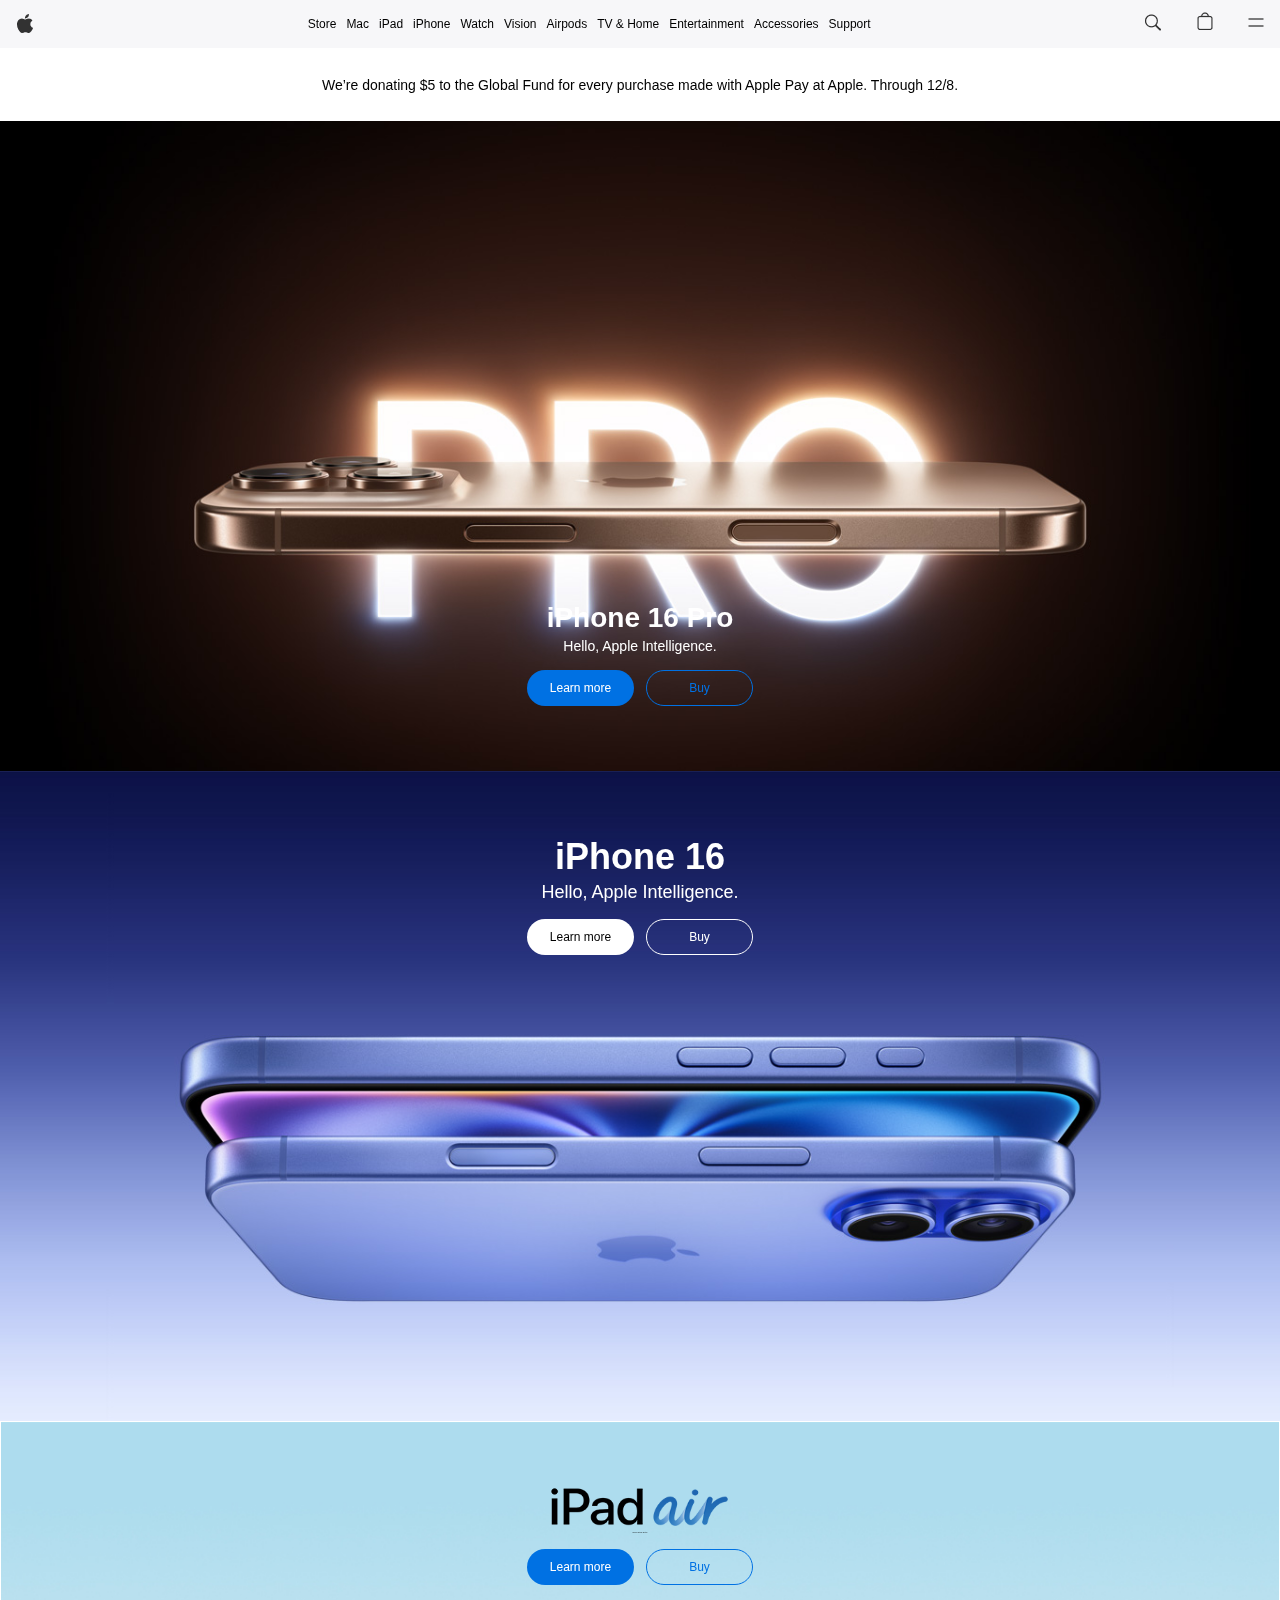
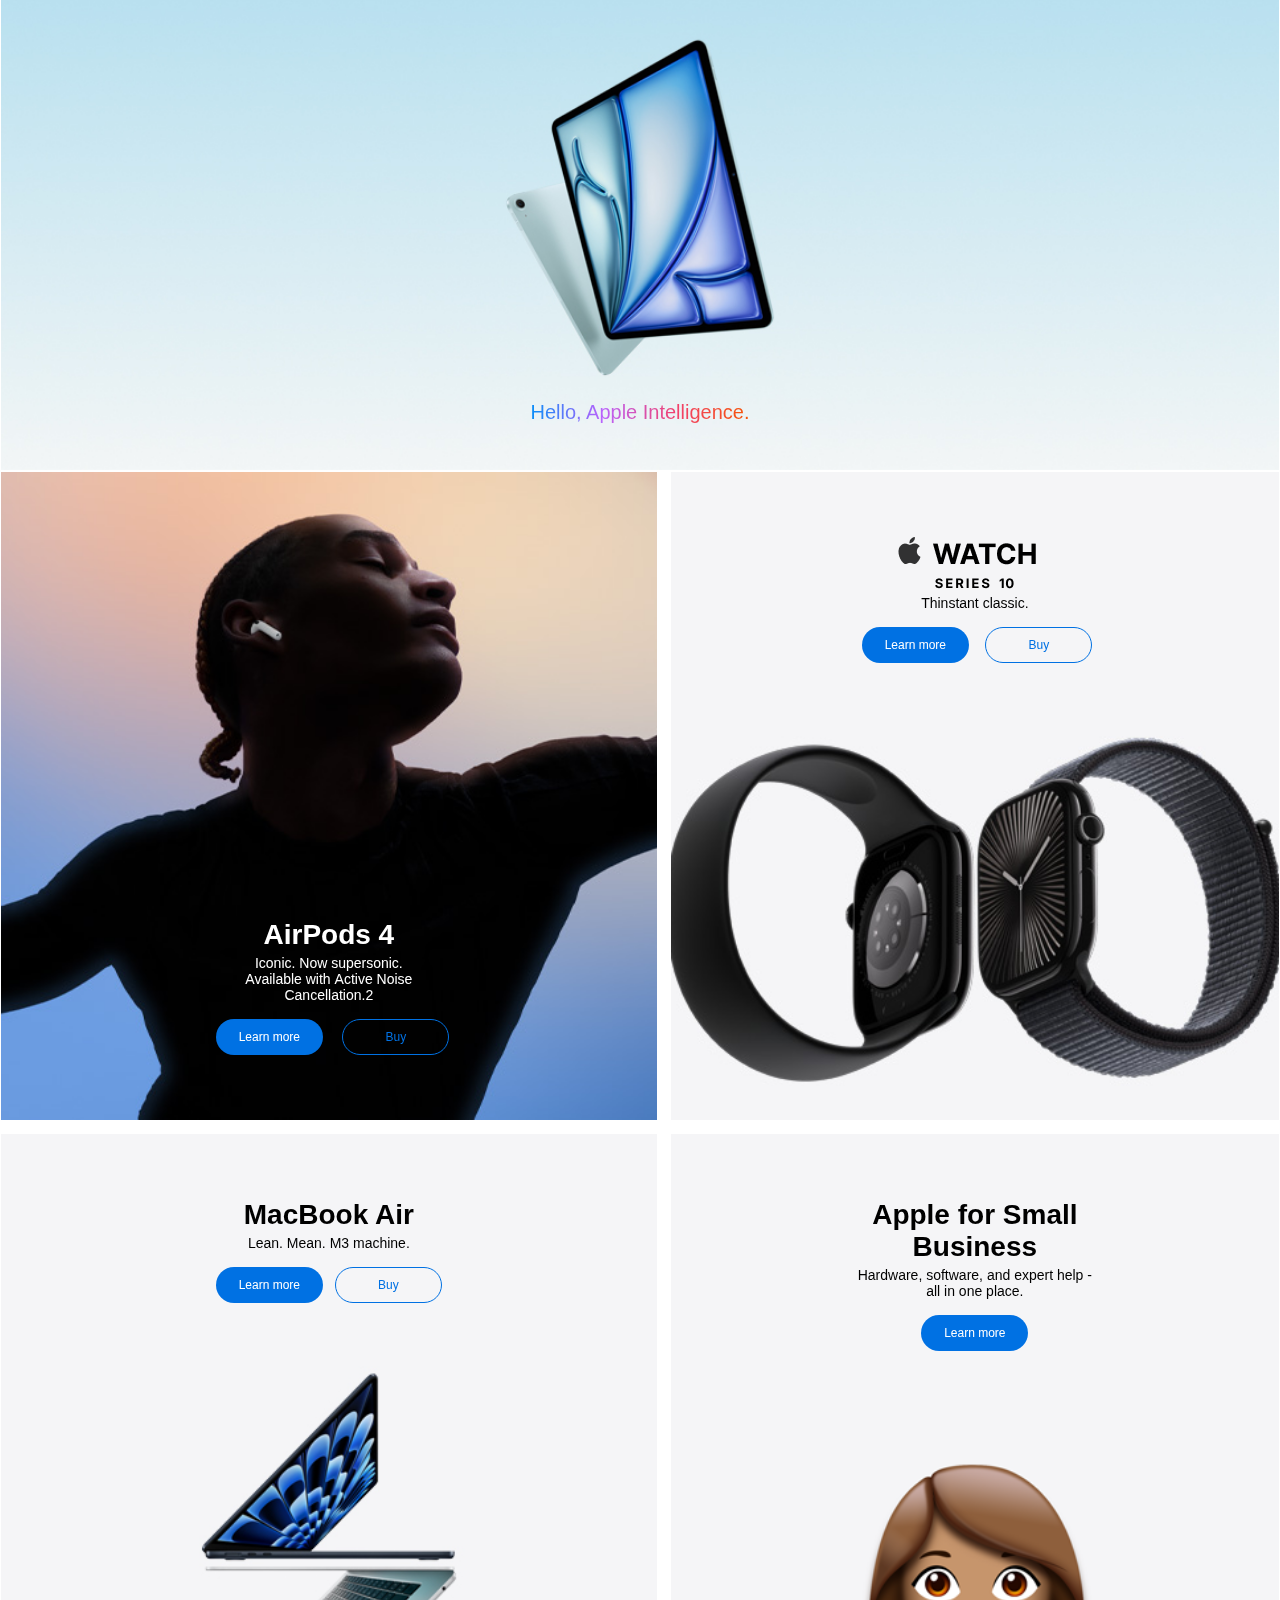
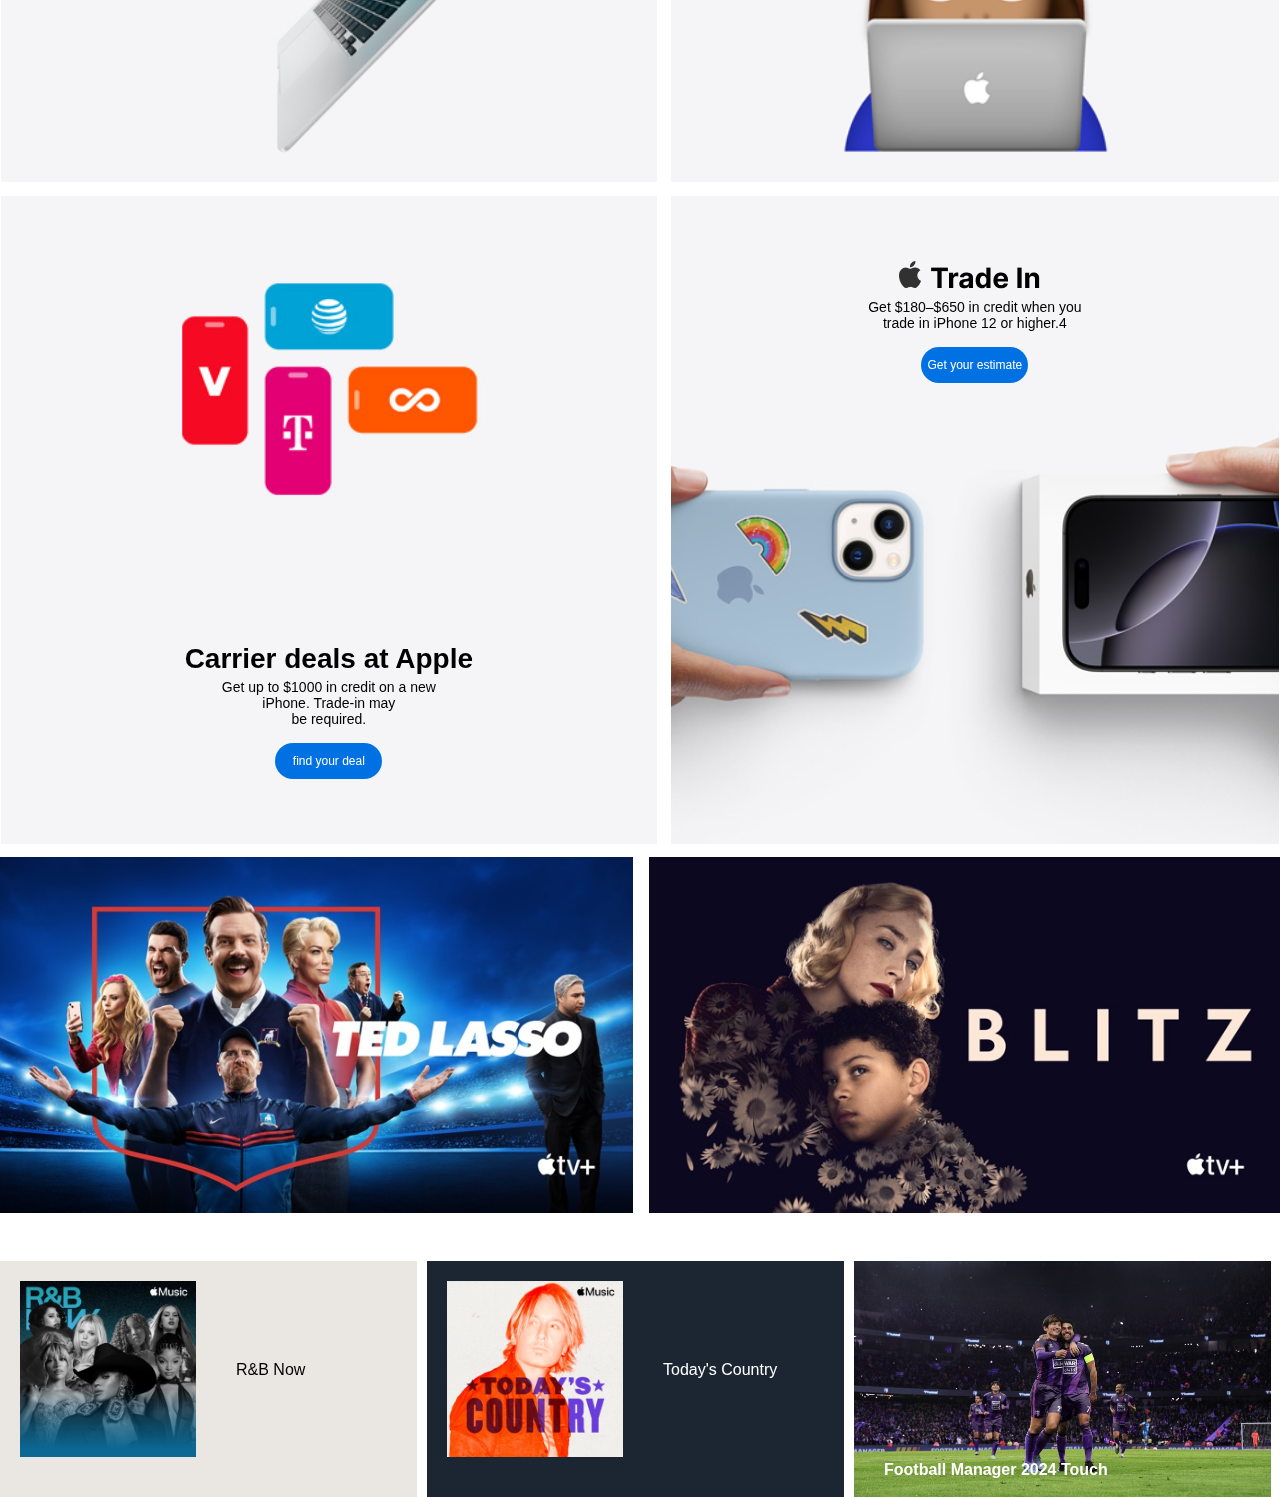
<file: index.html>
<!DOCTYPE html>
<html lang="en">
  <head>
    <meta charset="UTF-8" />
    <meta name="viewport" content="width=device-width, initial-scale=1.0" />
    <title>Apple web application</title>
    <link rel="stylesheet" href="style.css" />
  </head>
  <body>
    <!-- SECTION-NAVIGATION -->
    <div class="flex-center section-navigation">
      <img src="images/apple.png" alt="apple logo" height="48px" />
      <ul class="middle-navigation">
        <li>Store</li>
        <li>Mac</li>
        <li>iPad</li>
        <li>iPhone</li>
        <li>Watch</li>
        <li>Vision</li>
        <li>Airpods</li>
        <li>TV & Home</li>
        <li>Entertainment</li>
        <li>Accessories</li>
        <li>Support</li>
      </ul>
      <div class="button-navigation">
        <img src="images/search.png" alt="search button" height="48px" />
        <img src="images/Item.png" alt="item button" height="48px" />
        <img
          src="images/lines.png"
          alt="lines button"
          height="48px"
          class="lines"
        />
      </div>
    </div>
    <!-- /* SECTION-CONTENT */ -->
    <div class="flex-center section-content">
      <p class="donating">
        We’re donating $5 to the Global Fund for every purchase made with
        Apple Pay at Apple. Through 12/8.
      </p>
    </div>
    <!-- /* SECTION-1 */ -->
    <div class="flex-center section-1">
      <div class="content content-justify-1">
        <div class="text-1">
          <h1>iPhone 16 Pro</h1>
          <p>Hello, Apple Intelligence.</p>
        </div>
        <div class="button">
          <p class="learn">Learn more</p>
          <p class="buy">Buy</p>
        </div>
      </div>
    </div>
    <!-- /* SECTION-2 */ -->
    <div class="flex-center section-2">
      <div class="content content-justify-2">
        <div class="text-1">
          <h1>iPhone 16</h1>
          <p>Hello, Apple Intelligence.</p>
        </div>
        <div class="button">
          <p class="learn learn-white">Learn more</p>
          <p class="buy-white buy">Buy</p>
        </div>
      </div>
    </div>
    <!-- /* SECTION-for web */ -->
    <div class="flex-center section-gift">
      <div class="content content-justify-1">
        <div class="text-1 text-1-black flex-center">
          <h1>Gift magic.</h1>
          <p>Make their holiday wish come true.</p>
        </div>
        <p class="learn margin-auto">Shop gifts</p>
      </div>
    </div>
    <!-- /* SECTION-3 */ -->
    <div class="card flex-center section-3 no-web">
      <div class="content content-justify-2">
        <div class="text-1 flex-center">
          <img
            src="images/ipad-air.png"
            alt="ipad air"
            width="180px"
            height="41px"
          />
          <p class="text-1-black">Two sizes. Faster chip. Does it all.</p>
        </div>
        <div class="button">
          <p class="learn">Learn more</p>
          <p class="buy">Buy</p>
        </div>
        <p class="hello-gradient">Hello, Apple Intelligence.</p>
      </div>
    </div>
    <!-- GRID -->
    <div class="grid-container">
      <!-- /* SECTION-3-only for web */ -->
      <div class="card flex-center section-3 only-web">
        <div class="content content-justify-2">
          <div class="text-1 flex-center">
            <img
              src="images/ipad-air.png"
              alt="ipad air"
              width="180px"
              height="41px"
            />
            <p class="text-1-black">Two sizes. Faster chip. Does it all.</p>
          </div>
          <div class="button">
            <p class="learn">Learn more</p>
            <p class="buy">Buy</p>
          </div>
          <p class="hello-gradient">Hello, Apple Intelligence.</p>
        </div>
      </div>
      <!-- /* SECTION-4 */ -->
      <div class="card flex-center section-4">
        <div class="content content-justify-1 airpods-pro-no">
          <div class="text-1 text-width">
            <h1>AirPods 4</h1>
            <p>
              Iconic. Now supersonic. Available with Active Noise Cancellation.2
            </p>
          </div>
          <div class="button">
            <p class="learn">Learn more</p>
            <p class="buy">Buy</p>
          </div>
        </div>
        <div class="content content-justify-1 airpods-pro-web">
          <div class="text-1 text-width">
            <h1>AirPods Pro 2</h1>
            <p>Now with a Hearing Aid feature.2</p>
          </div>
          <div class="button">
            <p class="learn">Learn more</p>
            <p class="buy">Buy</p>
          </div>
        </div>
      </div>
      <!-- /* SECTION-5 */ -->
      <div class="card flex-center section-5">
        <div class="content content-justify-2">
          <div class="text-1 flex-center">
            <img src="images/iwatch.png" alt="iwatch" />
            <p class="text-1-black">Thinstant classic.</p>
          </div>
          <div class="button">
            <p class="learn">Learn more</p>
            <p class="buy">Buy</p>
          </div>
        </div>
      </div>
      <!-- /* SECTION-6 */ -->
      <div class="card flex-center section-6">
        <div class="content content-justify-2">
          <div class="text-1 flex-center">
            <h1 class="text-1-black">MacBook Air</h1>
            <p class="text-1-black">Lean. Mean. M3 machine.</p>
          </div>
          <div class="button">
            <p class="learn">Learn more</p>
            <p class="buy">Buy</p>
          </div>
        </div>
      </div>
      <!-- /* SECTION-7 */ -->
      <div class="card flex-center section-7 none-for-web">
        <div class="content content-justify-2">
          <div class="text-1 flex-center text-width">
            <h1 class="text-1-black">Apple for Small Business</h1>
            <p class="text-1-black">
              Hardware, software, and expert help - all in one place.
            </p>
          </div>
          <p class="learn margin-auto">Learn more</p>
        </div>
      </div>
      <!-- /* SECTION-8 */ -->
      <div class="card flex-center section-8 none-for-web">
        <div class="content content-justify-1">
          <div class="text-1 text-1-black flex-center">
            <h1>Carrier deals at Apple</h1>
            <p class="text-width">
              Get up to $1000 in credit on a new iPhone. Trade-in may <br />
              be required.
            </p>
          </div>
          <p class="learn margin-auto">find your deal</p>
        </div>
      </div>
      <!-- /* SECTION-9 */ -->
      <div class="card flex-center section-9">
        <div class="content content-justify-2">
          <div class="text-1 flex-center text-width">
            <img src="images/trade-in.png" alt="Trade in" width="margin-auto" />
            <p class="text-1-black">
              Get $180–$650 in credit when you trade in iPhone 12 or higher.4
            </p>
          </div>
          <p class="learn margin-auto">Get your estimate</p>
        </div>
      </div>
      <!-- /* SECTION-10 */ -->
      <div class="card flex-center section-10">
        <div class="content content-justify-2">
          <div class="text-1 flex-center">
            <img src="images/card.png" alt="card" />
            <p class="text-1-black">
              Get up to 3% Daily Cash back with every purchase.
            </p>
          </div>
          <div class="button">
            <p class="learn">Learn more</p>
            <p class="buy">Buy</p>
          </div>
        </div>
      </div>
    </div>

    <!-- SCROLLING -->
    <div class="scroller">
      <div id="scrolling">
        <img id="item1" src="images/scroll-1.jpg" alt="" class="image" />
        <img id="item2" src="images/scroll-2.jpg" alt="" class="image" />
        <img id="item3" src="images/scroll-3.jpg" alt="" class="image" />
        <img id="item4" src="images/scroll-4.jpg" alt="" class="image" />
        <img id="item5" src="images/scroll-5.jpg" alt="" class="image" />
        <img id="item6" src="images/scroll-6.jpg" alt="" class="image" />
        <img id="item7" src="images/scroll-7.jpg" alt="" class="image" />
        <img id="item8" src="images/scroll-8.jpg" alt="" class="image" />
      </div>
      <div id="pad-scrolling">
        <img id="item1" src="images/pad-1.jpg" alt="" class="pad-img" />
        <img id="item2" src="images/pad-2.jpg" alt="" class="pad-img" />
        <img id="item3" src="images/pad-3.jpg" alt="" class="pad-img" />
        <img id="item4" src="images/pad-4.jpg" alt="" class="pad-img" />
        <img id="item5" src="images/pad-5.jpg" alt="" class="pad-img" />
        <img id="item6" src="images/pad-6.jpg" alt="" class="pad-img" />
        <img id="item7" src="images/pad-7.jpg" alt="" class="pad-img" />
        <img id="item8" src="images/pad-8.jpg" alt="" class="pad-img" />
        <img id="item9" src="images/pad-9.jpg" alt="" class="pad-img" />
        <img id="item10" src="images/pad-10.jpg" alt="" class="pad-img" />
      </div>
    </div>
    <div class="scroller-web">
      <div class="web-scrolling">
        <div id="item1" class="web-img web-s-1">
          <div class="info">
            <p class="flex-center stream">Stream now</p>
            <div class="sub-info">
              <p>Drama</p>
              <p>·</p>
              <p>Experience Ridley Scott's extended epic.</p>
            </div>
          </div>
        </div>
        <div id="item2" class="web-img web-s-2">
          <div class="info">
            <p class="flex-center stream">Stream now</p>
            <div class="sub-info">
              <p>Comedy</p>
              <p>·</p>
              <p>The shady side of paradise.</p>
            </div>
          </div>
        </div>
        <div id="item3" class="web-img web-s-3">
          <div class="info">
            <p class="flex-center stream">Stream now</p>
            <div class="sub-info">
              <p>Action</p>
              <p>·</p>
              <p>Worst.Heist.Ever.</p>
            </div>
          </div>
        </div>
        <div id="item4" class="web-img web-s-4">
          <div class="info">
            <p class="flex-center stream">Stream now</p>
            <div class="sub-info">
              <p>Documentary</p>
              <p>·</p>
              <p>All that glitters isn't gold.</p>
            </div>
          </div>
        </div>
        <div id="item5" class="web-img web-s-5">
          <div class="info">
            <p class="flex-center stream">Stream now</p>
            <div class="sub-info">
              <p>Watch Messi. Every class. and every match - live.</p>
            </div>
          </div>
        </div>
        <div id="item6" class="web-img web-s-6">
          <div class="info">
            <p class="flex-center stream">Stream now</p>
            <div class="sub-info">
              <p>Crime</p>
              <p>·</p>
              <p>Presume nothing.</p>
            </div>
          </div>
        </div>
        <div id="item7" class="web-img web-s-7">
          <div class="info">
            <p class="flex-center stream">Stream now</p>
            <div class="sub-info">
              <p>Drama</p>
              <p>·</p>
              <p>New season.</p>
            </div>
          </div>
        </div>
        <div id="item8" class="web-img web-s-8">
          <div class="info">
            <p class="flex-center schedule">See the schedule</p>
            <div class="sub-info">
              <p>Watch MLB games, every Friday.</p>
            </div>
          </div>
        </div>
        <div id="item9" class="web-img web-s-9">
          <div class="info">
            <p class="flex-center stream">Stream now</p>
            <div class="sub-info">
              <p>Thriller</p>
              <p>·</p>
              <p>
                Natalie Portman and Moses Ingram star in a visionaly noir
                thriller.
              </p>
            </div>
          </div>
        </div>
        <div id="item10" class="web-img web-s-10">
          <div class="info">
            <p class="flex-center stream">Stream now</p>
            <div class="sub-info">
              <p>Drama</p>
              <p>·</p>
              <p>16 Emmy® Nominations Including Best Drama.</p>
            </div>
          </div>
        </div>
      </div>
    </div>
    <!-- BULLETS -->
    <div class="bullets">
      <a href="#item1" class="round"></a>
      <a href="#item2" class="round"></a>
      <a href="#item3" class="round"></a>
      <a href="#item4" class="round"></a>
      <a href="#item5" class="round"></a>
      <a href="#item6" class="round"></a>
      <a href="#item7" class="round"></a>
      <a href="#item8" class="round"></a>
      <a href="#item9" class="round"></a>
      <a href="#item10" class="round"></a>
    </div>

    <!-- ANIMATION -->
    <div class="container">
      <div class="box-wrapper">
        <div class="box web-color-1">
          <img src="images/slider-1.jpg" alt="" width="196px" height="196px" />
          <p class="img-position">R&B Now</p>
          <button class="slider-button">Listen now</button>
        </div>
        <div class="box web-color-2">
          <img src="images/slider-2.jpg" alt=" " width="196px" height="196px" />
          <p class="img-position">Today's Country</p>
          <button class="slider-button">Listen now</button>
        </div>
        <div class="box web-color-3">
          <p class="cont-position">Football Manager 2024 Touch</p>
          <button class="slider-button">Listen now</button>
        </div>
        <div class="box web-color-4">
          <p class="cont-position">6 Weeks to Restart Your Fitness</p>
          <button class="slider-button">Listen now</button>
        </div>
        <div class="box web-color-5">
          <p class="cont-position">NBA 2k25 Arcade Edition</p>
          <button class="slider-button">Listen now</button>
        </div>
        <div class="box web-color-6">
          <p class="cont-position">Strength with Kyle</p>
          <button class="slider-button">Listen now</button>
        </div>
        <div class="box web-color-7">
          <p class="cont-position">Run Your First 5k</p>
          <button class="slider-button">Listen now</button>
        </div>
        <div class="box web-color-8">
          <img src="images/slider-8.jpg" alt="" width="196px" height="196px" />
          <p class="img-position">Today's Indie Rock</p>
          <button class="slider-button">Listen now</button>
        </div>
        <div class="box web-color-9">
          <p class="cont-position">Hello Kitty Island Advanture</p>
          <button class="slider-button">Listen now</button>
        </div>
        <div class="box web-color-10">
          <img src="images/slider-10.jpg" alt="" width="196px" height="196px" />
          <p class="img-position">Tune with Alpha</p>
          <button class="slider-button">Listen now</button>
        </div>

        <div class="box web-color-1">
          <img src="images/slider-1.jpg" alt="" width="196px" height="196px" />
          <p class="img-position">R&B Now</p>
          <button class="slider-button">Listen now</button>
        </div>
        <div class="box web-color-2">
          <img src="images/slider-2.jpg" alt=" " width="196px" height="196px" />
          <p class="img-position">Today's Country</p>
          <button class="slider-button">Listen now</button>
        </div>
        <div class="box web-color-3">
          <p class="cont-position">Football Manager 2024 Touch</p>
          <button class="slider-button">Listen now</button>
        </div>
        <div class="box web-color-4">
          <p class="cont-position">6 Weeks to Restart Your Fitness</p>
          <button class="slider-button">Listen now</button>
        </div>
        <div class="box web-color-5">
          <p class="cont-position">NBA 2k25 Arcade Edition</p>
          <button class="slider-button">Listen now</button>
        </div>
        <div class="box web-color-6">
          <p class="cont-position">Strength with Kyle</p>
          <button class="slider-button">Listen now</button>
        </div>
        <div class="box web-color-7">
          <p class="cont-position">Run Your First 5k</p>
          <button class="slider-button">Listen now</button>
        </div>
        <div class="box web-color-8">
          <img src="images/slider-8.jpg" alt="" width="196px" height="196px" />
          <p class="img-position">Today's Indie Rock</p>
          <button class="slider-button">Listen now</button>
        </div>
        <div class="box web-color-9">
          <p class="cont-position">Hello Kitty Island Advanture</p>
          <button class="slider-button">Listen now</button>
        </div>
        <div class="box web-color-10">
          <img src="images/slider-10.jpg" alt="" width="196px" height="196px" />
          <p class="img-position">Tune with Alpha</p>
          <button class="slider-button">Listen now</button>
        </div>
      </div>
    </div>
  </body>
</html>
</file>
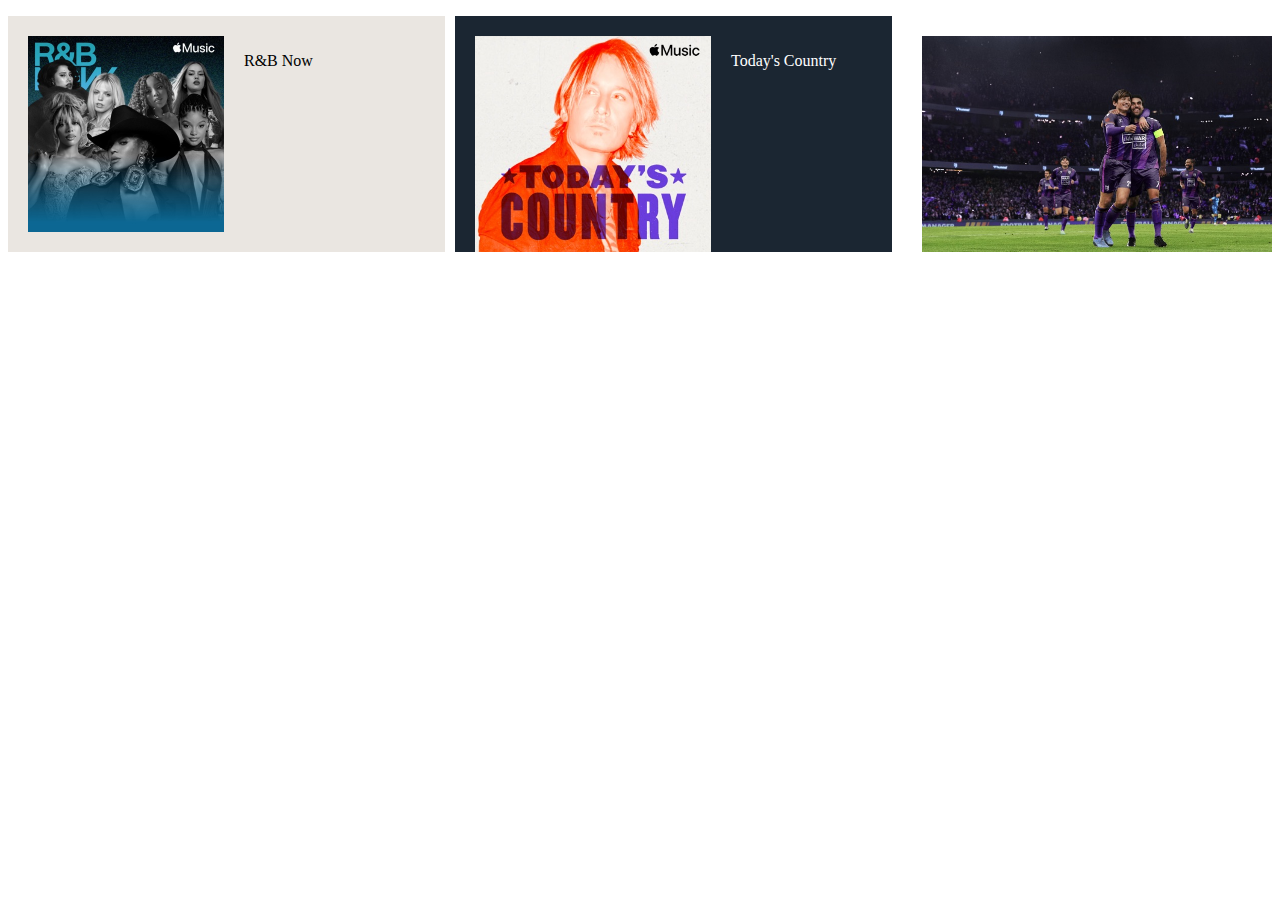
<file: draft.html>
<!DOCTYPE html>
<html lang="en">
  <head>
    <meta charset="UTF-8" />
    <meta name="viewport" content="width=device-width, initial-scale=1.0" />
    <title>Apple web application</title>
    <link rel="stylesheet" href="draft.css" />
  </head>
  <body>
    <!-- ANIMATION -->
    <div class="container">
      <div class="box-wrapper">
        <div class="box web-color-1">
          <img src="images/slider-1.jpg" alt="" width="196px" height="196px" />
          <p>R&B Now</p>
        </div>
        <div class="box web-color-2">
          <img src="images/slider-2.jpg" alt="" />
          <p>Today's Country</p>
        </div>
        <div class="box">
          <img src="images/slider-3.jpg" alt="" />
          <p>Football Manager 2024 Touch</p>
        </div>
        <div class="box">
          <img src="images/slider-4.jpg" alt="" />
          <p>6 Weeks to Restart Your Fitness</p>
        </div>
        <div class="box">
          <img src="images/slider-5.jpg" alt="" />
          <p>NBA 2k25 Arcade Edition</p>
        </div>
        <div class="box">
          <img src="images/slider-6.jpg" alt="" />
          <p>Strength with Kyle</p>
        </div>
        <div class="box">
          <img src="images/slider-7.jpg" alt="" />
          <p>Run Your First 5k</p>
        </div>
        <div class="box web-color-8">
          <img src="images/slider-8.jpg" alt="" />
          <p>Today's Indie Rock</p>
        </div>
        <div class="box">
          <img src="images/slider-9.jpg" alt="" />
          <p>Hello Kitty Island Advanture</p>
        </div>
        <div class="box web-color-10">
          <img src="images/slider-10.jpg" alt="" />
          <p>Tune with Alpha</p>
        </div>
      </div>
    </div>
  </body>
</html>
</file>
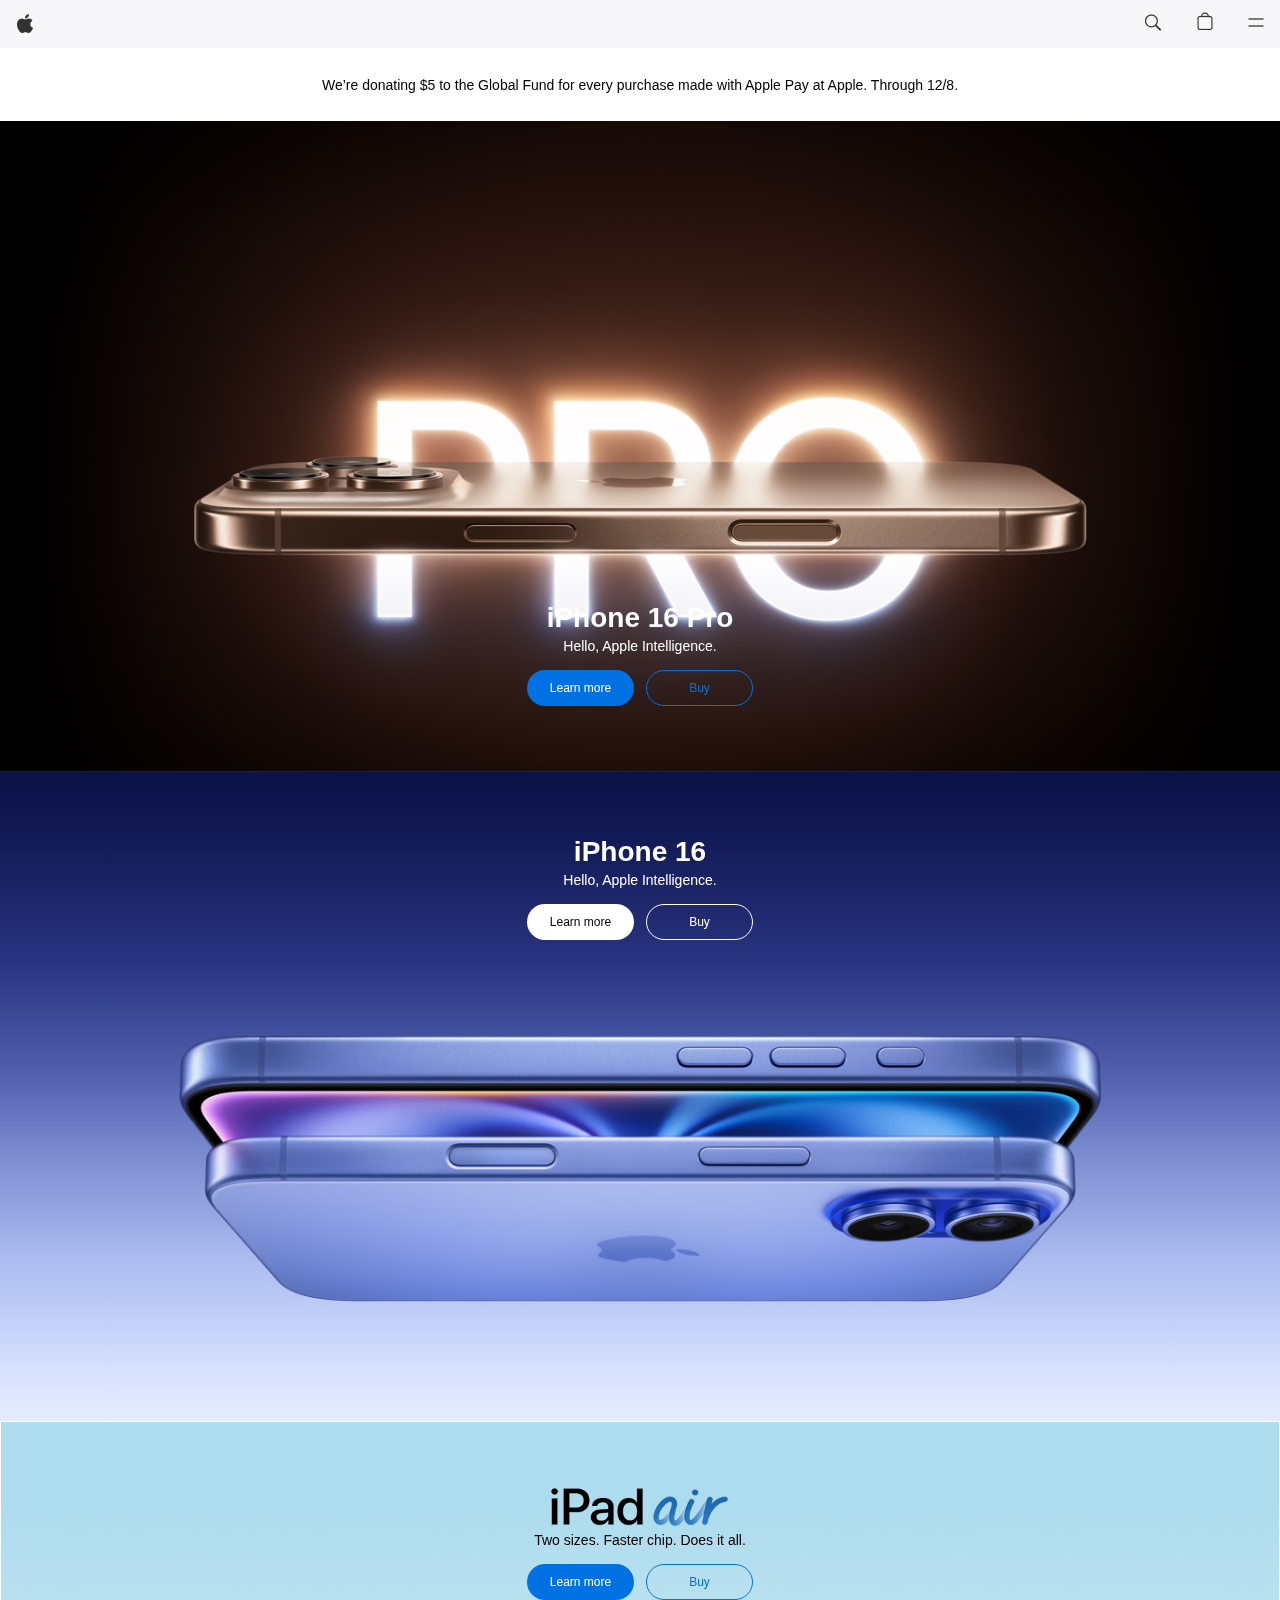
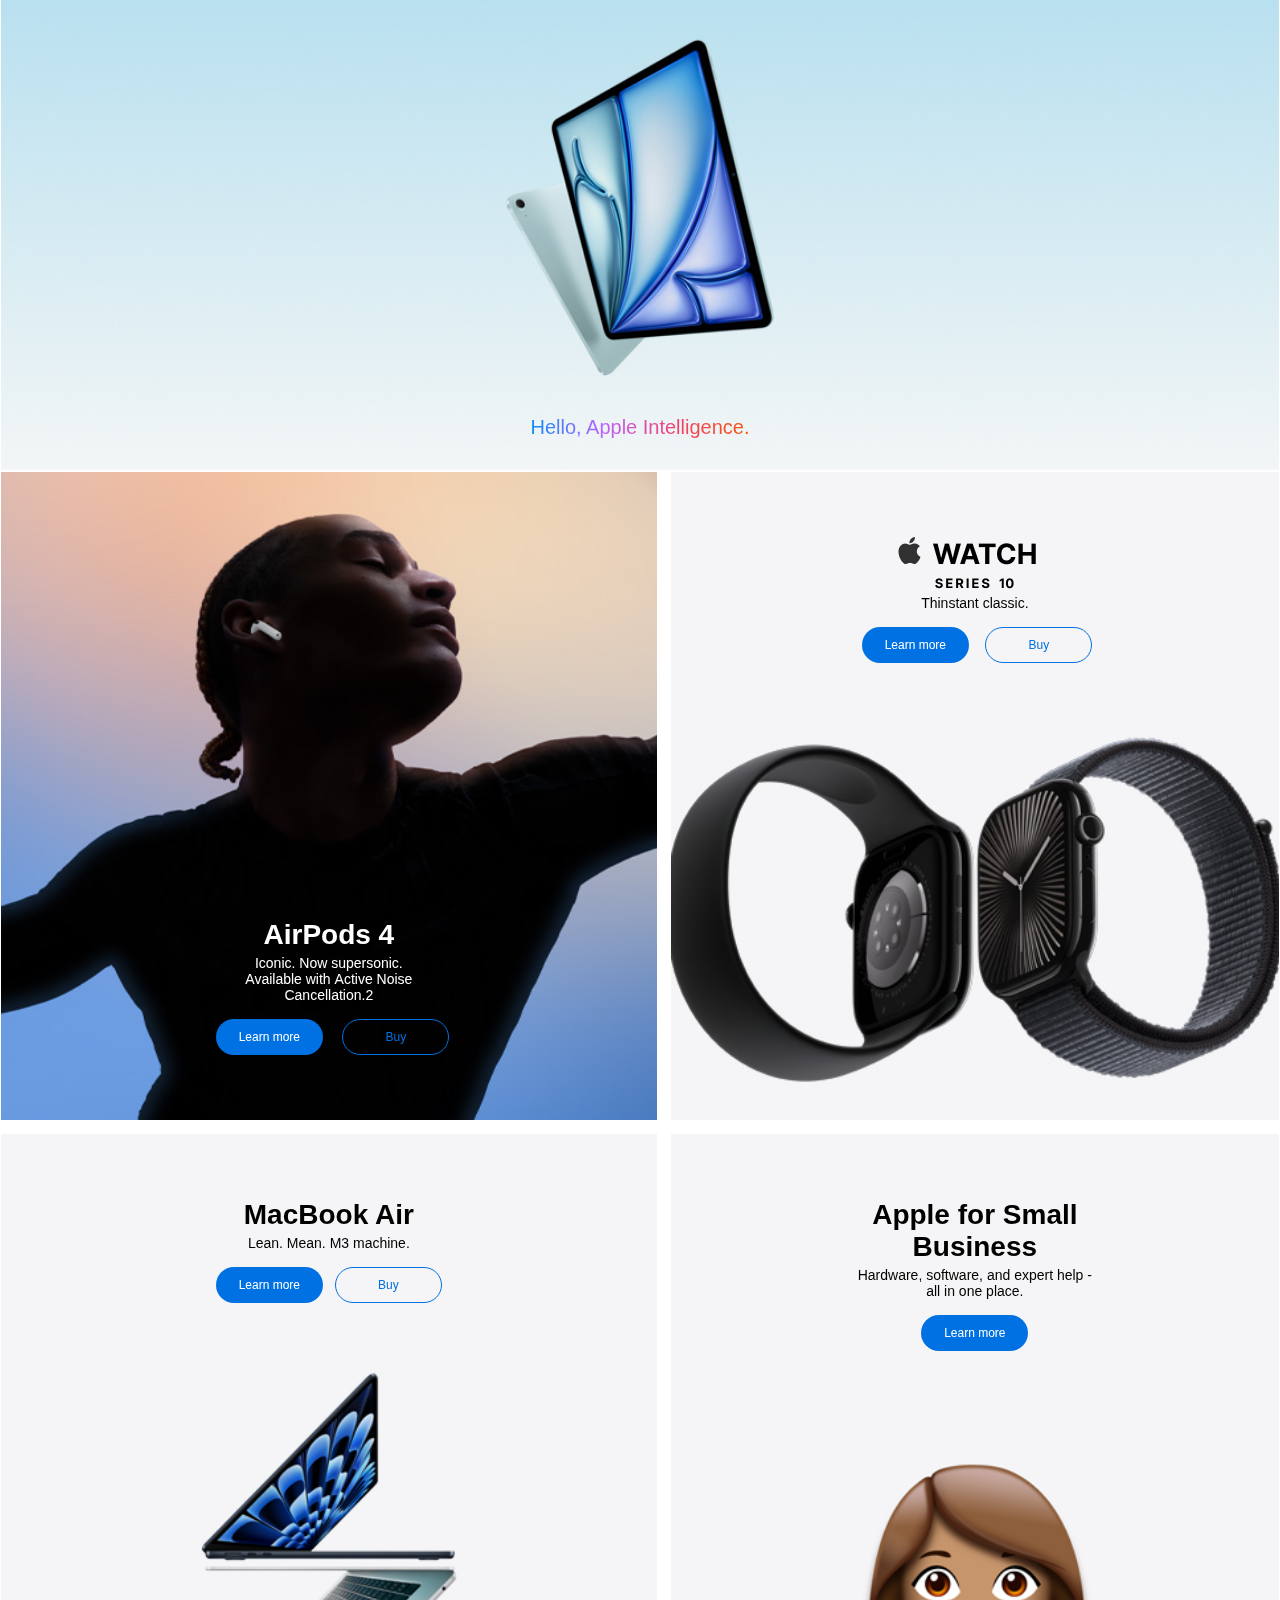
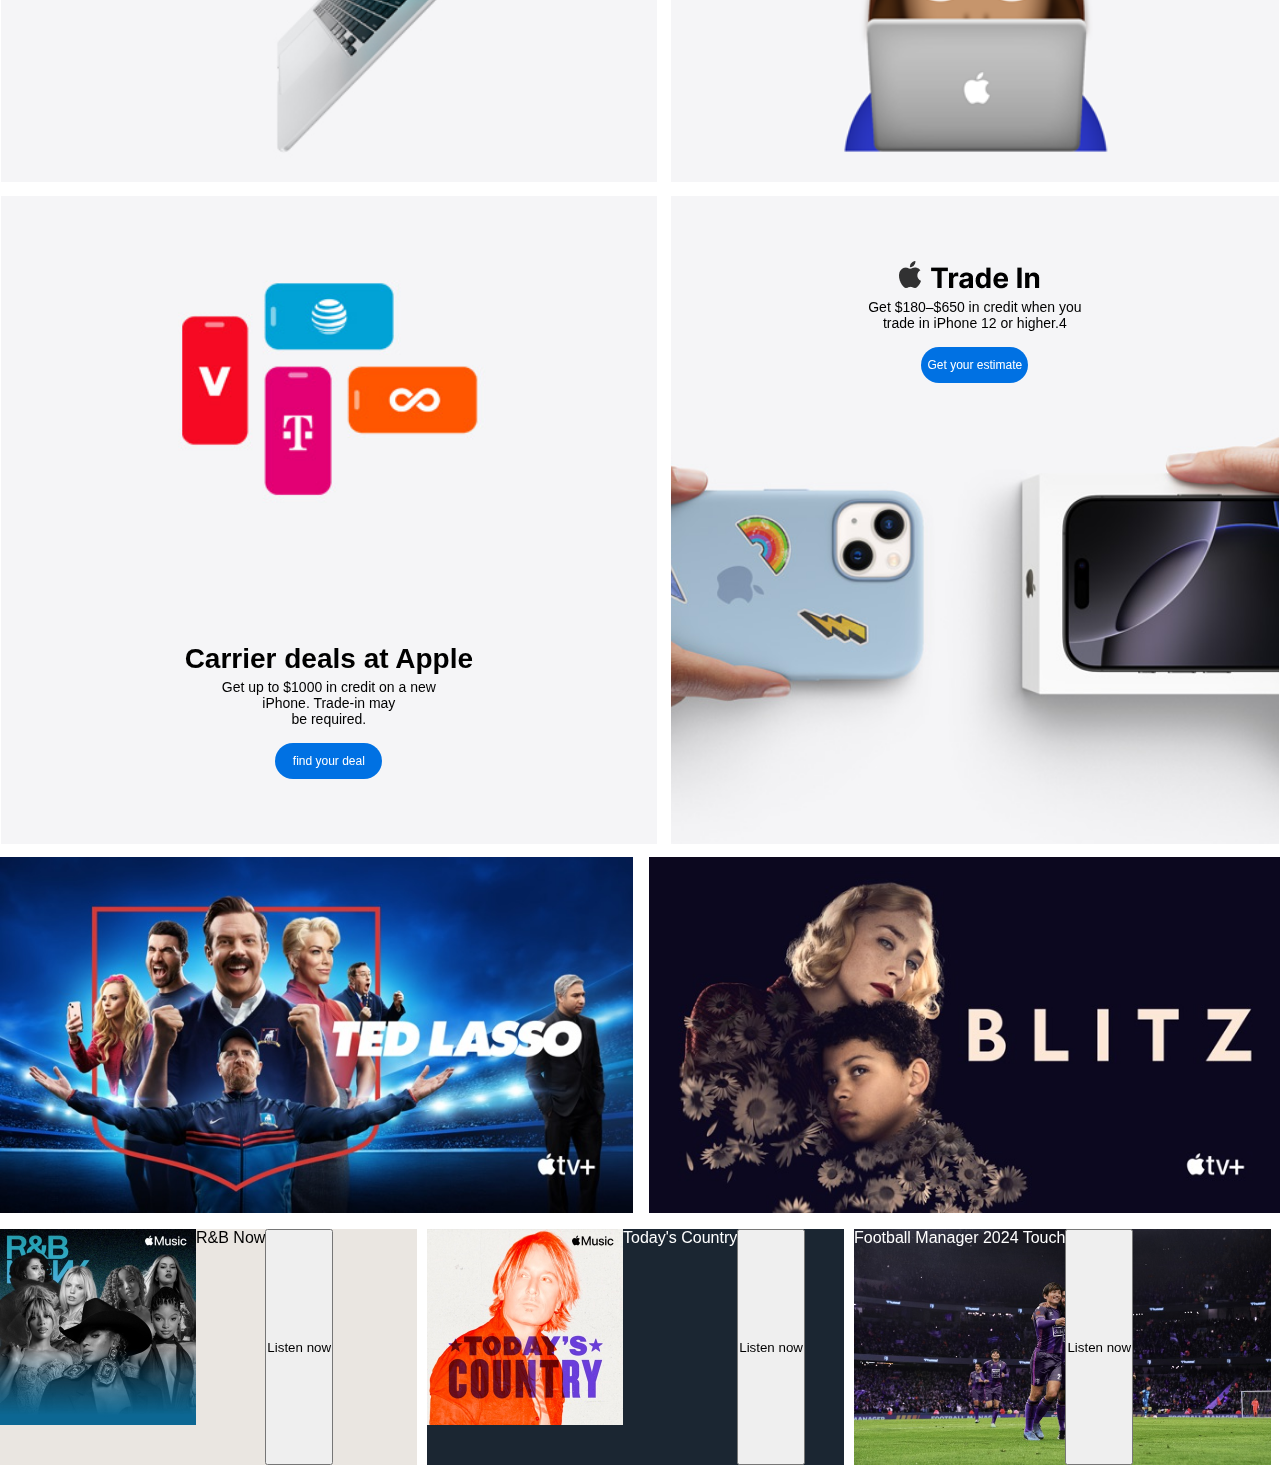
<file: good.html>
<!DOCTYPE html>
<html lang="en">
  <head>
    <meta charset="UTF-8" />
    <meta name="viewport" content="width=device-width, initial-scale=1.0" />
    <title>Apple web application</title>
    <link rel="stylesheet" href="good.css" />
  </head>
  <body>
    <!-- SECTION-NAVIGATION -->
    <div class="flex-center section-navigation">
      <img src="images/apple.png" alt="apple logo" height="48px" />
      <ul class="middle-navigation">
        <li>Store</li>
        <li>Mac</li>
        <li>iPad</li>
        <li>iPhone</li>
        <li>Watch</li>
        <li>Vision</li>
        <li>Airpods</li>
        <li>TV & Home</li>
        <li>Entertainment</li>
        <li>Accessories</li>
        <li>Support</li>
      </ul>
      <div class="button-navigation">
        <img src="images/search.png" alt="search button" height="48px" />
        <img src="images/Item.png" alt="item button" height="48px" />
        <img
          src="images/lines.png"
          alt="lines button"
          height="48px"
          class="lines"
        />
      </div>
    </div>
    <!-- /* SECTION-CONTENT */ -->
    <div class="flex-center section-content">
      <p class="donating">
        We’re donating $5 to the Global Fund for every purchase made with
        Apple Pay at Apple. Through 12/8.
      </p>
    </div>
    <!-- /* SECTION-1 */ -->
    <div class="flex-center section-1">
      <div class="content content-justify-1">
        <div class="text-1">
          <h1>iPhone 16 Pro</h1>
          <p>Hello, Apple Intelligence.</p>
        </div>
        <div class="button">
          <p class="learn">Learn more</p>
          <p class="buy">Buy</p>
        </div>
      </div>
    </div>
    <!-- /* SECTION-2 */ -->
    <div class="flex-center section-2">
      <div class="content content-justify-2">
        <div class="text-1">
          <h1>iPhone 16</h1>
          <p>Hello, Apple Intelligence.</p>
        </div>
        <div class="button">
          <p class="learn learn-white">Learn more</p>
          <p class="buy-white buy">Buy</p>
        </div>
      </div>
    </div>
    <!-- /* SECTION-for web */ -->
    <div class="flex-center section-gift">
      <div class="content content-justify-1">
        <div class="text-1 text-1-black flex-center">
          <h1>Gift magic.</h1>
          <p>Make their holiday wish come true.</p>
        </div>
        <p class="learn margin-auto">Shop gifts</p>
      </div>
    </div>
    <!-- /* SECTION-3 */ -->
      <div class="card flex-center section-3 no-web">
        <div class="content content-justify-2">
          <div class="text-1 flex-center">
            <img
              src="images/ipad-air.png"
              alt="ipad air"
              width="180px"
              height="41px"
            />
            <p class="text-1-black">Two sizes. Faster chip. Does it all.</p>
          </div>
          <div class="button">
            <p class="learn">Learn more</p>
            <p class="buy">Buy</p>
          </div>
          <p class="hello-gradient">Hello, Apple Intelligence.</p>
        </div>
      </div>
    <!-- GRID --> 
  <div class="grid-container">
      <!-- /* SECTION-3-only for web */ -->
      <div class="card flex-center section-3 only-web">
        <div class="content content-justify-2">
          <div class="text-1 flex-center">
            <img
              src="images/ipad-air.png"
              alt="ipad air"
              width="180px"
              height="41px"
            />
            <p class="text-1-black">Two sizes. Faster chip. Does it all.</p>
          </div>
          <div class="button">
            <p class="learn">Learn more</p>
            <p class="buy">Buy</p>
          </div>
          <p class="hello-gradient">Hello, Apple Intelligence.</p>
        </div>
      </div>
      <!-- /* SECTION-4 */ -->
      <div class="card flex-center section-4">
        <div class="content content-justify-1 airpods-pro-no">
          <div class="text-1 text-width">
            <h1>AirPods 4</h1>
            <p>
              Iconic. Now supersonic. Available with Active Noise Cancellation.2
            </p>
          </div>
          <div class="button">
            <p class="learn">Learn more</p>
            <p class="buy">Buy</p>
          </div>
        </div>
        <div class="content content-justify-1 airpods-pro-web">
          <div class="text-1 text-width">
            <h1>AirPods Pro 2</h1>
            <p>Now with a Hearing Aid feature.2</p>
          </div>
          <div class="button">
            <p class="learn">Learn more</p>
            <p class="buy">Buy</p>
          </div>
        </div>
      </div>
      <!-- /* SECTION-5 */ -->
      <div class="card flex-center section-5">
        <div class="content content-justify-2">
          <div class="text-1 flex-center">
            <img src="images/iwatch.png" alt="iwatch" />
            <p class="text-1-black">Thinstant classic.</p>
          </div>
          <div class="button">
            <p class="learn">Learn more</p>
            <p class="buy">Buy</p>
          </div>
        </div>
      </div>
      <!-- /* SECTION-6 */ -->
      <div class="card flex-center section-6">
        <div class="content content-justify-2">
          <div class="text-1 flex-center">
            <h1 class="text-1-black">MacBook Air</h1>
            <p class="text-1-black">Lean. Mean. M3 machine.</p>
          </div>
          <div class="button">
            <p class="learn">Learn more</p>
            <p class="buy">Buy</p>
          </div>
        </div>
      </div>
      <!-- /* SECTION-7 */ -->
      <div class="card flex-center section-7 none-for-web">
        <div class="content content-justify-2">
          <div class="text-1 flex-center text-width">
            <h1 class="text-1-black">Apple for Small Business</h1>
            <p class="text-1-black">
              Hardware, software, and expert help - all in one place.
            </p>
          </div>
          <p class="learn margin-auto">Learn more</p>
        </div>
      </div>
      <!-- /* SECTION-8 */ -->
      <div class="card flex-center section-8 none-for-web">
        <div class="content content-justify-1">
          <div class="text-1 text-1-black flex-center">
            <h1>Carrier deals at Apple</h1>
            <p class="text-width">
              Get up to $1000 in credit on a new iPhone. Trade-in may <br />
              be required.
            </p>
          </div>
          <p class="learn margin-auto">find your deal</p>
        </div>
      </div>
      <!-- /* SECTION-9 */ -->
      <div class="card flex-center section-9">
        <div class="content content-justify-2">
          <div class="text-1 flex-center text-width">
            <img src="images/trade-in.png" alt="Trade in" width="margin-auto" />
            <p class="text-1-black">
              Get $180–$650 in credit when you trade in iPhone 12 or higher.4
            </p>
          </div>
          <p class="learn margin-auto">Get your estimate</p>
        </div>
      </div>
      <!-- /* SECTION-10 */ -->
      <div class="card flex-center section-10">
        <div class="content content-justify-2">
          <div class="text-1 flex-center">
            <img src="images/card.png" alt="card" />
            <p class="text-1-black">
              Get up to 3% Daily Cash back with every purchase.
            </p>
          </div>
          <div class="button">
            <p class="learn">Learn more</p>
            <p class="buy">Buy</p>
          </div>
        </div>
      </div>
    </div>
  </div>
  <!-- SCROLLING -->
    <div class="scroller">
      <div  id="scrolling">
        <img id="item1" src="images/scroll-1.jpg" alt="" class="image" />
        <img id="item2" src="images/scroll-2.jpg" alt="" class="image" />
        <img id="item3" src="images/scroll-3.jpg" alt="" class="image" />
        <img id="item4" src="images/scroll-4.jpg" alt="" class="image" />
        <img id="item5" src="images/scroll-5.jpg" alt="" class="image" />
        <img id="item6" src="images/scroll-6.jpg" alt="" class="image" />
        <img id="item7" src="images/scroll-7.jpg" alt="" class="image" />
        <img id="item8" src="images/scroll-8.jpg" alt="" class="image" />
      </div>
      <div id="pad-scrolling">
        <img id="item1" src="images/pad-1.jpg" alt="" class="pad-img" />
        <img id="item2" src="images/pad-2.jpg" alt="" class="pad-img" />
        <img id="item3" src="images/pad-3.jpg" alt="" class="pad-img" />
        <img id="item4" src="images/pad-4.jpg" alt="" class="pad-img" />
        <img id="item5" src="images/pad-5.jpg" alt="" class="pad-img" />
        <img id="item6" src="images/pad-6.jpg" alt="" class="pad-img" />
        <img id="item7" src="images/pad-7.jpg" alt="" class="pad-img" />
        <img id="item8" src="images/pad-8.jpg" alt="" class="pad-img" />
        <img id="item9" src="images/pad-9.jpg" alt="" class="pad-img" />
        <img id="item10" src="images/pad-10.jpg" alt="" class="pad-img"/>
      </div>
    </div>
    <div class=" scroller-web">
        <div class="web-scrolling">
         <div id="item1" class="web-img web-s-1">
          <div class="info">
            <p class="flex-center stream">Stream now</p>
            <div class="sub-info">
              <p>Drama </p>
              <p>·</p>
              <p>Experience Ridley Scott's extended epic.</p>
            </div>
          </div>
         </div>
         <div id="item2" class="web-img web-s-2">
          <div class="info">
            <p class="flex-center stream">Stream now</p>
            <div class="sub-info">
              <p>Comedy </p>
              <p>·</p>
              <p>The shady side of paradise.</p>
            </div>
          </div>
         </div>
         <div id="item3" class="web-img web-s-3">
          <div class="info">
            <p class="flex-center stream">Stream now</p>
            <div class="sub-info">
              <p>Action </p>
              <p>·</p>
              <p>Worst.Heist.Ever.</p>
            </div>
          </div>
         </div>
         <div id="item4" class="web-img web-s-4">
          <div class="info">
            <p class="flex-center stream">Stream now</p>
            <div class="sub-info">
              <p>Documentary </p>
              <p>·</p>
              <p>All that glitters isn't gold.</p>
            </div>
          </div>
         </div>
         <div id="item5" class="web-img web-s-5">
          <div class="info">
            <p class="flex-center stream">Stream now</p>
            <div class="sub-info">
              <p> Watch Messi. Every class. and every match - live.</p>
            </div>
          </div>
         </div>
         <div id="item6" class="web-img web-s-6">
          <div class="info">
            <p class="flex-center stream">Stream now</p>
            <div class="sub-info">
              <p>Crime </p>
              <p>·</p>
              <p>Presume nothing.</p>
            </div>
          </div>
         </div>
         <div id="item7" class="web-img web-s-7">
          <div class="info">
            <p class="flex-center stream">Stream now</p>
            <div class="sub-info">
              <p>Drama </p>
              <p>·</p>
              <p>New season.</p>
            </div>
          </div>
         </div>
         <div id="item8" class="web-img web-s-8">
          <div class="info">
            <p class="flex-center schedule">See the schedule</p>
            <div class="sub-info">
              <p>Watch MLB games, every Friday.</p>
            </div>
          </div>
         </div>
         <div id="item9" class="web-img web-s-9">
          <div class="info">
            <p class="flex-center stream">Stream now</p>
            <div class="sub-info">
              <p>Thriller</p>
              <p>·</p>
              <p>Natalie Portman and Moses Ingram star in a visionaly noir thriller.</p>
            </div>
          </div>
         </div>
         <div id="item10" class="web-img web-s-10">
          <div class="info">
            <p class="flex-center stream">Stream now</p>
            <div class="sub-info">
              <p>Drama</p>
              <p>·</p>
              <p>16 Emmy® Nominations Including Best Drama.</p>
            </div>
          </div>
         </div>
    </div>

    </div>
    <div class="bullets">
      <a href="#item1" class="round"></a>
      <a href="#item2" class="round"></a>
      <a href="#item3" class="round"></a>
      <a href="#item4" class="round"></a>
      <a href="#item5" class="round"></a>
      <a href="#item6" class="round"></a>
      <a href="#item7" class="round"></a>
      <a href="#item8" class="round"></a>
      <a href="#item9" class="round"></a>
      <a href="#item10" class="round"></a>
    </div> 
  <!-- ANIMATION -->
  <div class="container">
      <div class="box-wrapper">
        <div class="box web-color-1">
          <img src="images/slider-1.jpg" alt="" width="196px" height="196px" />
          <p class="img-position">R&B Now</p>
          <button class="slider-button">Listen now</button>
        </div>
        <div class="box web-color-2">
          <img src="images/slider-2.jpg" alt=" " width="196px" height="196px" />
          <p class="img-position">Today's Country</p>
          <button class="slider-button">Listen now</button>
        </div>
        <div class="box web-color-3">
          <p class="cont-position">Football Manager 2024 Touch</p>
          <button class="slider-button">Listen now</button>
        </div>
        <div class="box web-color-4">
          <p class="cont-position">6 Weeks to Restart Your Fitness</p>
          <button class="slider-button">Listen now</button>
        </div>
        <div class="box web-color-5">
          <p class="cont-position">NBA 2k25 Arcade Edition</p>
          <button class="slider-button">Listen now</button>
        </div>
        <div class="box web-color-6">
          <p class="cont-position">Strength with Kyle</p>
          <button class="slider-button">Listen now</button>
        </div>
        <div class="box web-color-7">
          <p class="cont-position">Run Your First 5k</p>
          <button class="slider-button">Listen now</button>
        </div>
        <div class="box web-color-8">
          <img src="images/slider-8.jpg" alt="" width="196px" height="196px" />
          <p class="img-position">Today's Indie Rock</p>
          <button class="slider-button">Listen now</button>
        </div>
        <div class="box web-color-9">
          <p class="cont-position">Hello Kitty Island Advanture</p>
          <button class="slider-button">Listen now</button>
        </div>
        <div class="box web-color-10">
          <img src="images/slider-10.jpg" alt="" width="196px" height="196px" />
          <p class="img-position">Tune with Alpha</p>
          <button class="slider-button">Listen now</button>
        </div>
    </div>
    </div>
</body>
</html>
</file>
<file: style.css>
* {
  margin: 0;
  padding: 0;
  box-sizing: border-box;
  font-family: "Inter", sans-serif;
}
.flex-center {
  display: flex;
  justify-content: center;
  align-items: center;
  text-align: center;
}
/* MOBILE */
/* SECTION-NAVIGATION */
.section-navigation {
  display: flex;
  width: 100%;
  height: 48px;
  justify-content: space-between;
  font-size: 12px;
  background-color: #f5f5f7cc;
}
.middle-navigation {
  display: none;
}
/* SECTION-CONTENT */
.section-content {
  height: 73px;
  font-size: 14px;
}
.donating {
  width: 328px;
}

.grid-container {
  display: grid;
  background-color: #ffffff;
  gap: 12px;
}
.card {
  background-color: #f1f1f1;
  border: 1px solid white;
}
/* <!-- SECTION-1 --> */
.section-1 {
  font-size: 14px;
  height: 500px;
  width: auto;
  color: white;
  flex-direction: column;
  background-image: url(./images/bg-sec-2-mobile.jpg);
  background-position: center;
  background-size: cover;
}
.content {
  display: flex;
  flex-direction: column;
  margin: 0 auto;
  gap: 16px;
  height: 80%;
}
.content-justify-1 {
  display: flex;
  justify-content: end;
}
.text-1 {
  display: flex;
  flex-direction: column;
  gap: 4px;
}
.text-1-black {
  color: #000000;
}
.button {
  display: flex;
  gap: 12px;
}
.learn {
  display: flex;
  justify-content: center;
  align-items: center;
  width: 107px;
  height: 36px;
  border-radius: 18px;
  background-color: #0071e3;
  font-size: 12px;
  margin: 0 auto;
}
.learn-white {
  background-color: white;
  color: #000000;
}

.buy {
  display: flex;
  justify-content: center;
  align-items: center;
  width: 107px;
  height: 36px;
  border-radius: 18px;
  border: 1px solid #0071e3;
  color: #0071e3;
  font-size: 12px;
}
.buy-white {
  border: 1px solid #ffffff;
  color: #ffffff;
}

/* <!-- SECTION-2 --> */
.section-2 {
  font-size: 18px;
  height: 500px;
  width: auto;
  color: white;
  flex-direction: column;
  background-image: url(./images/bg-sec-3-mobile.png);
  background-position: center;
  background-size: cover;
}
.content {
  display: flex;
  flex-direction: column;
  margin: 0 auto;
  gap: 16px;
  height: 80%;
}
.content-justify-2 {
  display: flex;
  justify-content: start;
}
/* <!-- SECTION-3 --> */
.section-3 {
  font-size: 1px;
  height: 500px;
  width: auto;
  color: white;
  flex-direction: column;
  background-image: url(./images/bg-sec-4-mobile.png);
  background-position: center;
  background-size: cover;
}
.hello-gradient {
  background: #833ab4;
  background: linear-gradient(90deg, #0090f7, #ba62fc, #f2416b, #f55600);
  font-size: 20px;
  -webkit-background-clip: text;
  -webkit-text-fill-color: transparent;
  padding-top: 280px;
}
.section-gift {
  display: none;
}
/* <!-- SECTION-4 --> */
.section-4 {
  font-size: 14px;
  height: 500px;
  width: auto;
  color: white;
  flex-direction: column;
  background-image: url(./images/bg-sec-5-mobile.png);
  background-position: center;
  background-size: cover;
}
.text-width {
  width: 241px;
}
.airpods-pro-web {
  display: none;
}
/* <!-- SECTION-5 --> */
.section-5 {
  font-size: 14px;
  height: 500px;
  width: auto;
  color: white;
  flex-direction: column;
  background-image: url(./images/bg-sec-6-mobile.png);
  background-position: center;
  background-size: cover;
}
/* <!-- SECTION-6 --> */
.section-6 {
  font-size: 14px;
  height: 500px;
  width: auto;
  color: white;
  flex-direction: column;
  background-image: url(./images/bg-sec-7-mobile.jpg);
  background-position: center;
  background-size: cover;
}
/* <!-- SECTION-7 --> */
.section-7 {
  font-size: 14px;
  height: 500px;
  width: auto;
  color: white;
  flex-direction: column;
  background-image: url(./images/bg-sec-8-mobile.png);
  background-position: center;
  background-size: cover;
}

/* <!-- SECTION-8 --> */
.section-8 {
  font-size: 14px;
  display: flex;
  height: 500px;
  width: auto;
  color: white;
  flex-direction: column;
  background-image: url(./images/bg-sec-9-mobile.jpg);
  background-position: center;
  background-size: cover;
}
.content-justify-1 {
  display: flex;
  justify-content: end;
}
.section-9 {
  font-size: 14px;
  height: 500px;
  width: auto;
  color: white;
  flex-direction: column;
  background-image: url(./images/bg-sec-10-mobile.jpg);
  background-position: center;
  background-size: cover;
}
/* <!-- SECTION-10 --> */
.section-10 {
  display: none;
}
.only-web {
  display: none;
}

.airpods-pro-web {
  display: none;
}
/* SCROLLING */
.scroller {
  overflow-x: hidden;
  align-items: center;
}
#scrolling {
  height: 533px;
  background-color: #ffffff;
  display: flex;
  gap: 10px;
  overflow-x: scroll;
  padding-top: 12px;
}
.image {
  min-width: 274px;
  height: 495px;
  overflow: auto;
}
#pad-scrolling {
  display: none;
}
.web-scrolling {
  display: none;
}
/* BULLETS */
.bullets {
  display: flex;
  margin-top: 14px;
  justify-content: center;
}
.bullets-for-web {
  display: block;
}
.bullets-for-pad {
  display: block;
}
.round {
  width: 8px;
  height: 8px;
  opacity: 0.75;
  background-color: rgba(0, 0, 0, 0.42);
  margin-inline: 7px;
  border-radius: 50%;
  transition: opacity 250ms;
}
.round:hover {
  opacity: 1;
}
/* ANIMATION */
.container {
  display: flex;
  overflow: hidden;
  margin-top: 16px;
  flex-direction: row;
}
.box-wrapper {
  width: 100%;
  height: 236px;
  margin: 0 auto;
  gap: 10px;
  animation: slider 60s linear infinite;
  animation-delay: calc((56.5s / var(--quantity)) * (var(--item) - 6.5));
  display: flex;
}

.box-wrapper:hover {
  animation-play-state: paused;
}
.box-wrapper:hover .box {
  filter: grayscale(1);
}
.box-wrapper .box:hover {
  filter: grayscale(0);
}
.box {
  display: flex;
  min-width: 417px;
  height: 236px;
  gap: 20px;
  position: relative;
  overflow: hidden;
  color: white;
  transition: filter 0.5s;
}
.box img {
  display: block;
  object-fit: cover;
  padding-top: 20px;
  padding-left: 20px;
}

/* .box__overlay {
  width: 100%;
  height: 100%;
}

/* .box__overlay:hover {
  background-color: rgba(0, 0, 0, 0.42);
} */
.box .slider-button {
  position: absolute;
  top: 50%;
  left: 50%;
  transform: translate(-50%, -50%);
  background-color: white;
  border: none;
  border-radius: 20px;
  opacity: 0;
  transition: all 0.3s ease-in;
  font-size: 20px;
  width: 150px;
  height: 40px;
}
.box:hover .slider-button {
  opacity: 1;
  left: 50%;
  top: 50%;
  transform: translate(-50%, -50%);
}

.cont-position {
  position: absolute;
  padding-top: 200px;
  padding-left: 30px;
  font-weight: bold;
}
.img-position {
  display: flex;
  padding-top: 100px;
  padding-left: 20px;
}
.web-color-1 {
  background-color: #eae6e1;
  color: #000000;
}
.web-color-2 {
  background-color: #1b2632;
  color: white;
}
.web-color-3 {
  background-image: url(./images/slider-3.jpg);
  background-position: center;
  background-size: cover;
  background-repeat: no-repeat;
  color: white;
}

.web-color-4 {
  background-image: url(./images/slider-4.jpg);
  background-position: center;
  background-size: cover;
  background-repeat: no-repeat;
  color: white;
}
.web-color-5 {
  background-image: url(./images/slider-5.jpg);
  background-position: center;
  background-size: cover;
  background-repeat: no-repeat;
  color: white;
}
.web-color-6 {
  background-image: url(./images/slider-6.jpg);
  background-position: center;
  background-size: cover;
  background-repeat: no-repeat;
  color: white;
}
.web-color-7 {
  background-image: url(./images/slider-7.jpg);
  background-position: center;
  background-size: cover;
  background-repeat: no-repeat;
  color: white;
}

.web-color-8 {
  background-color: rgb(64, 13, 14);
  color: white;
}
.web-color-9 {
  background-image: url(./images/slider-9.jpg);
  background-position: center;
  background-size: cover;
  background-repeat: no-repeat;
  color: white;
}
.web-color-10 {
  background-color: rgb(38, 38, 38);
  color: white;
}
@keyframes slider {
  from {
    transform: translate(0px);
  }
  to {
    transform: translate(-100%);
  }
}
/* IPAD */
@media screen and (min-width: 768px) {
  .middle-navigation {
    display: flex;
    gap: 10px;
  }

  ul {
    list-style-type: none;
    padding: 0;
  }
  .donating {
    width: 100%;
  }
  .section-1 {
    height: 650px;
    background-image: url(./images/bg-sec-2-web.jpg);
    align-items: start;
  }
  .content-justify-1 {
    display: flex;
    justify-content: start;
  }
  .section-2 {
    height: 650px;
    background-image: url(./images/bg-sec-3-web.jpg);
    align-items: start;
  }
  .section-3 {
    height: 650px;
    /* width: 100vw; */
    background-image: url(./images/bg-sec-4-pad\ for\ web.jpg);
    align-items: start;
  }
  .hello-gradient {
    padding-top: 400px;
  }
  .section-gift {
    display: none;
  }
  .section-4 {
    height: 650px;
    background-image: url(./images/bg-sec-5-pad.jpg);
    align-items: start;
  }
  .content-justify-1 {
    display: flex;
    justify-content: end;
  }
  .airpods-pro-web {
    display: none;
  }
  .section-5 {
    height: 650px;
    background-image: url(./images/bg-sec-6-pad.jpg);
    align-items: start;
  }
  .section-6 {
    height: 650px;
    background-image: url(./images/bg-sec-7-pad.jpg);
    align-items: start;
  }
  .section-7 {
    height: 650px;
    background-image: url(./images/bg-sec-8-mobile.png);
    align-items: start;
  }
  .section-8 {
    height: 650px;
    background-image: url(./images/bg-sec-9-mobile.jpg);
    align-items: start;
  }
  .section-9 {
    height: 650px;
    background-image: url(./images/bg-sec-10-web.jpg);
    align-items: start;
  }
  .section-10 {
    display: none;
  }
  .only-web {
    display: none;
  }
  .grid-container {
    grid-template-columns: auto auto;
  }
  #pad-scrolling {
    overflow-x: scroll;
    height: 368px;
    background-color: #ffffff;
    display: flex;
    gap: 16px;
    padding-top: 12px;
  }
  #scrolling {
    display: none;
  }
  .web-scrolling {
    display: none;
  }
  .bullets-for-pad {
    display: flex;
    margin-top: 14px;
    justify-content: center;
  }
  .bullets {
    display: block;
  }
  .bullets-for-web {
    display: block;
  }
}
/* WEBSITE */

@media screen and (min-width: 1920px) {
  /* SECTION-NAVIGAITON */
  .section-navigation {
    margin: 0 auto;
    gap: 24px;
    justify-content: center;
  }
  .middle-navigation {
    display: flex;
    width: 705px;
    list-style: none;
    gap: 24px;
    align-items: center;
  }
  .lines {
    display: none;
  }
  .section-1 {
    height: 650px;
    background-image: url(./images/bg-sec-2-web.jpg);
  }
  .section-2 {
    height: 650px;
    background-image: url(./images/bg-sec-3-web.jpg);
    align-items: start;
  }

  /* <!-- SECTION-for web --> */
  .section-gift {
    font-size: 14px;
    display: flex;
    height: 650px;
    width: 100vw;
    color: white;
    flex-direction: column;
    background-image: url(./images/bg-sec-4-web.png);
    background-position: center;
    background-size: cover;
  }
  .content-justify-1 {
    display: flex;
    justify-content: end;
  }

  .section-3 {
    height: 650px;
    background-image: url(./images/bg-sec-4-pad\ for\ web.jpg);
    align-items: start;
    background-position-x: center;
    background-position-y: 35%;
  }
  .margin-auto {
    margin: 0 auto;
  }
  .section-4 {
    background-image: url(./images/bg-sec-5-web.jpg);
    align-items: start;
  }
  .airpods-pro-no {
    display: none;
  }
  .section-5 {
    background-image: url(./images/bg-sec-6-web.jpg);
    align-items: start;
  }
  .section-6 {
    background-image: url(./images/bg-sec-7-web.jpg);
    align-items: start;
  }
  .section-7 {
    display: none;
  }
  .section-8 {
    display: none;
  }
  .section-9 {
    background-image: url(./images/bg-sec-10-web.jpg);
    align-items: start;
  }
  .flex-center {
    display: flex;
    justify-content: center;
    align-items: center;
    text-align: center;
  }
  .section-10 {
    font-size: 14px;
    height: 650px;
    width: auto;
    color: white;
    flex-direction: column;
    background-image: url(./images/bg-sec-11-web.jpg);
    background-position-x: center;
    background-position-y: 35%;
    background-position: center;
    background-size: cover;
  }
  .none-for-web {
    display: none;
  }
  .no-web {
    display: none;
  }
  .grid-container {
    grid-template-columns: auto auto;
  }
  #pad-scrolling {
    display: none;
  }
  .scroller {
    display: none;
  }
  .bullets-for-web {
    display: flex;
    margin-top: 14px;
    justify-content: center;
  }
  .bullets {
    display: block;
  }
  .bullets-for-pad {
    display: block;
  }
  .scroller-web {
    width: 100vw;
    height: 668px;
    margin-top: 12px;
    overflow-y: hidden;
    overflow-x: scroll;
  }
  .web-scrolling {
    background-color: #ffffff;
    display: flex;
    gap: 10px;
    background-position: center;
    background-size: cover;
  }
  .web-img {
    color: white;
    font-size: 20px;
    background-position: center;
    background-size: cover;
    display: flex;
    width: 1250px;
    height: 668px;
    align-items: center;
  }
  .web-s-1 {
    background-image: url(./images/web-1.jpg);
    overflow: auto;
    min-width: 1250px;
    height: 665px;
  }
  .web-s-2 {
    background-image: url(./images/web-2.jpg);
    overflow: auto;
    min-width: 1250px;
  }
  .web-s-3 {
    background-image: url(./images/web-3.jpg);
    overflow: auto;
    min-width: 1250px;
  }
  .web-s-4 {
    background-image: url(./images/web-4.jpg);
    overflow: auto;
    min-width: 1250px;
  }
  .web-s-5 {
    background-image: url(./images/web-5.jpg);
    overflow: auto;
    min-width: 1250px;
  }
  .web-s-6 {
    background-image: url(./images/web-6.jpg);
    overflow: auto;
    min-width: 1250px;
  }
  .web-s-7 {
    background-image: url(./images/web-7.jpg);
    overflow: auto;
    min-width: 1250px;
  }
  .web-s-8 {
    background-image: url(./images/web-8.jpg);
    overflow: auto;
    min-width: 1250px;
  }
  .web-s-9 {
    background-image: url(./images/web-9.jpg);
    overflow: auto;
    min-width: 1250px;
  }
  .web-s-10 {
    background-image: url(./images/web-10.jpg);
    overflow: auto;
    min-width: 1250px;
  }
  .info {
    display: flex;
    height: 90%;
    margin-left: 40px;
    align-items: end;
    gap: 20px;
  }
  .sub-info {
    color: white;
    display: flex;
    justify-content: space-between;
    margin-bottom: 10px;
  }
  .stream {
    width: 133px;
    height: 44px;
    background-color: #f5f5f7;
    border-radius: 20px;
    color: #000000;
    font-size: 17px;
  }
  .schedule {
    width: 160px;
    height: 44px;
    background-color: #f5f5f7;
    border-radius: 20px;
    color: #000000;
    font-size: 17px;
  }
}
</file>
<file: draft.css>
.container {
  display: flex;
  overflow: hidden;
  margin-top: 16px;
  flex-direction: row;
}
.box-wrapper {
  width: 100%;
  height: 236px;
  margin: 0 auto;
  gap: 10px;
  /* animation: slider 90s infinite; */
  display: flex;
}

.box {
  display: flex;
  min-width: 417px;
  height: 236px;
  padding-top: 20px;
  padding-left: 20px;
  gap: 20px;
  position: relative;
  overflow: hidden;
}
.box img {
  display: block;
  object-fit: cover;
}
.box .slider-button {
  position: absolute;
  background-color: white;
  border: none;
  border-radius: 20px;
  opacity: 0;
  transition: 0.3s ease;
  /* z-index: 2; */
  font-size: 20px;
  width: 150px;
  height: 40px;
  margin: 0 auto;
}
.box:hover .slider-button {
  opacity: 1;
  left: 50%;
  top: 40%;
  transform: translate(-50%, -50%);
  /* background-color: rgba(0, 0, 0, 0.2); */
}

.cont-position {
  display: flex;
  padding-top: 160px;
  font-weight: bold;
}
.img-position {
  display: flex;
  padding-top: 70px;
}
.web-color-1 {
  background-color: #eae6e1;
  color: #000000;
}
.web-color-2 {
  background-color: #1b2632;
  color: white;
}
.web-color-3 {
  background-image: url(./images/slider-3.jpg);
  background-position: center;
  background-size: cover;
  background-repeat: no-repeat;
  color: white;
}

.web-color-4 {
  background-image: url(./images/slider-4.jpg);
  background-position: center;
  background-size: cover;
  background-repeat: no-repeat;
  color: white;
}
.web-color-5 {
  background-image: url(./images/slider-5.jpg);
  background-position: center;
  background-size: cover;
  background-repeat: no-repeat;
  color: white;
}
.web-color-6 {
  background-image: url(./images/slider-6.jpg);
  background-position: center;
  background-size: cover;
  background-repeat: no-repeat;
  color: white;
}
.web-color-7 {
  background-image: url(./images/slider-7.jpg);
  background-position: center;
  background-size: cover;
  background-repeat: no-repeat;
  color: white;
}

.web-color-8 {
  background-color: rgb(64, 13, 14);
  color: white;
}
.web-color-9 {
  background-image: url(./images/slider-9.jpg);
  background-position: center;
  background-size: cover;
  background-repeat: no-repeat;
  color: white;
}
.web-color-10 {
  background-color: rgb(38, 38, 38);
  color: white;
}
@keyframes slider {
  from {
    transform: translate(0px);
  }
  to {
    transform: translate(-100%);
  }
}
</file>
<file: good.css>
* {
  margin: 0;
  padding: 0;
  box-sizing: border-box;
  font-family: "Inter", sans-serif;
  font-optical-sizing: auto;
}
.flex-center {
  display: flex;
  justify-content: center;
  align-items: center;
  text-align: center;
}
/* MOBILE */
/* SECTION-NAVIGATION */
.section-navigation {
  display: flex;
  width: 100%;
  height: 48px;
  justify-content: space-between;
  font-size: 12px;
  background-color: #f5f5f7cc;
}
.middle-navigation {
  display: none;
}
/* SECTION-CONTENT */
.section-content {
  height: 73px;
  font-size: 14px;
}
.donating {
  width: 328px;
}

.grid-container {
  display: grid;
  background-color: #ffffff;
  gap: 12px;
}
.card {
  background-color: #f1f1f1;
  border: 1px solid white;
}
/* <!-- SECTION-1 --> */
.section-1 {
  font-size: 14px;
  height: 500px;
  width: auto;
  color: white;
  flex-direction: column;
  background-image: url(./images/bg-sec-2-mobile.jpg);
  background-position: center;
  background-size: cover;
}
.content {
  display: flex;
  flex-direction: column;
  margin: 0 auto;
  gap: 16px;
  height: 80%;
}
.content-justify-1 {
  display: flex;
  justify-content: end;
}
.text-1 {
  display: flex;
  flex-direction: column;
  gap: 4px;
}
.text-1-black {
  color: #000000;
}
.button {
  display: flex;
  gap: 12px;
}
.learn {
  display: flex;
  justify-content: center;
  align-items: center;
  width: 107px;
  height: 36px;
  border-radius: 18px;
  background-color: #0071e3;
  font-size: 12px;
  margin: 0 auto;
}
.learn-white {
  background-color: white;
  color: #000000;
}

.buy {
  display: flex;
  justify-content: center;
  align-items: center;
  width: 107px;
  height: 36px;
  border-radius: 18px;
  border: 1px solid #0071e3;
  color: #0071e3;
  font-size: 12px;
}
.buy-white {
  border: 1px solid #ffffff;
  color: #ffffff;
}

/* <!-- SECTION-2 --> */
.section-2 {
  font-size: 14px;
  height: 500px;
  width: auto;
  color: white;
  flex-direction: column;
  background-image: url(./images/bg-sec-3-mobile.png);
  background-position: center;
  background-size: cover;
}
.content {
  display: flex;
  flex-direction: column;
  margin: 0 auto;
  gap: 16px;
  height: 80%;
}
.content-justify-2 {
  display: flex;
  justify-content: start;
}
/* <!-- SECTION-3 --> */
.section-3 {
  font-size: 14px;
  height: 500px;
  width: auto;
  color: white;
  flex-direction: column;
  background-image: url(./images/bg-sec-4-mobile.png);
  background-position: center;
  background-size: cover;
}
.hello-gradient {
  background: #833ab4;
  background: linear-gradient(90deg, #0090f7, #ba62fc, #f2416b, #f55600);
  font-size: 20px;
  -webkit-background-clip: text;
  -webkit-text-fill-color: transparent;
  padding-top: 280px;
}
.section-gift {
  display: none;
}
/* <!-- SECTION-4 --> */
.section-4 {
  font-size: 14px;
  height: 500px;
  width: auto;
  color: white;
  flex-direction: column;
  background-image: url(./images/bg-sec-5-mobile.png);
  background-position: center;
  background-size: cover;
}
.text-width {
  width: 241px;
}
.airpods-pro-web {
  display: none;
}
/* <!-- SECTION-5 --> */
.section-5 {
  font-size: 14px;
  height: 500px;
  width: auto;
  color: white;
  flex-direction: column;
  background-image: url(./images/bg-sec-6-mobile.png);
  background-position: center;
  background-size: cover;
}
/* <!-- SECTION-6 --> */
.section-6 {
  font-size: 14px;
  height: 500px;
  width: auto;
  color: white;
  flex-direction: column;
  background-image: url(./images/bg-sec-7-mobile.jpg);
  background-position: center;
  background-size: cover;
}
/* <!-- SECTION-7 --> */
.section-7 {
  font-size: 14px;
  height: 500px;
  width: auto;
  color: white;
  flex-direction: column;
  background-image: url(./images/bg-sec-8-mobile.png);
  background-position: center;
  background-size: cover;
}

/* <!-- SECTION-8 --> */
.section-8 {
  font-size: 14px;
  display: flex;
  height: 500px;
  width: auto;
  color: white;
  flex-direction: column;
  background-image: url(./images/bg-sec-9-mobile.jpg);
  background-position: center;
  background-size: cover;
}
.content-justify-1 {
  display: flex;
  justify-content: end;
}
.section-9 {
  font-size: 14px;
  height: 500px;
  width: auto;
  color: white;
  flex-direction: column;
  background-image: url(./images/bg-sec-10-mobile.jpg);
  background-position: center;
  background-size: cover;
}
/* <!-- SECTION-10 --> */
.section-10 {
  display: none;
}
.only-web {
  display: none;
}

.airpods-pro-web {
  display: none;
}
/* SCROLLING */
.scroller {
  overflow-x: hidden;
}
#scrolling {
  height: 533px;
  background-color: #ffffff;
  display: flex;
  gap: 10px;
  overflow-x: scroll;
  padding-top: 12px;
}
.image {
  min-width: 274px;
  height: 495px;
  overflow: auto;
}
#pad-scrolling {
  display: none;
}
.web-scrolling {
  display: none;
}
/* ANIMATION */
.container {
  display: flex;
  overflow: hidden;
  margin-top: 16px;
}
.box-wrapper {
  width: 100%;
  height: 236px;
  margin: 0 auto;
  gap: 10px;
  animation: slider 10s infinite;
  display: flex;
}

.box {
  display: flex;
  min-width: 417px;
  height: 236px;
}
.web-color-1 {
  background-color: #eae6e1;
  color: #000000;
}
.web-color-2 {
  background-color: #1b2632;
  color: white;
}
.web-color-3 {
  background-image: url(./images/slider-3.jpg);
  background-position: center;
  background-size: cover;
  background-repeat: no-repeat;
  color: white;
}
.web-color-4 {
  background-image: url(./images/slider-4.jpg);
  background-position: center;
  background-size: cover;
  background-repeat: no-repeat;
  color: white;
}
.web-color-5 {
  background-image: url(./images/slider-5.jpg);
  background-position: center;
  background-size: cover;
  background-repeat: no-repeat;
  color: white;
}
.web-color-6 {
  background-image: url(./images/slider-6.jpg);
  background-position: center;
  background-size: cover;
  background-repeat: no-repeat;
  color: white;
}
.web-color-7 {
  background-image: url(./images/slider-7.jpg);
  background-position: center;
  background-size: cover;
  background-repeat: no-repeat;
  color: white;
}

.web-color-8 {
  background-color: rgb(64, 13, 14);
  color: white;
}
.web-color-9 {
  background-image: url(./images/slider-9.jpg);
  background-position: center;
  background-size: cover;
  background-repeat: no-repeat;
  color: white;
}
.web-color-10 {
  background-color: rgb(38, 38, 38);
  color: white;
}
@keyframes slider {
  from {
    transform: translate(0px);
  }
  to {
    transform: translate(-100%);
  }
}

/* IPAD */
@media screen and (min-width: 768px) {
  .donating {
    width: 100%;
  }
  .section-1 {
    height: 650px;
    background-image: url(./images/bg-sec-2-web.jpg);
    align-items: start;
  }
  .content-justify-1 {
    display: flex;
    justify-content: start;
  }
  .section-2 {
    height: 650px;
    background-image: url(./images/bg-sec-3-web.jpg);
    align-items: start;
  }
  .section-3 {
    height: 650px;
    /* width: 100vw; */
    background-image: url(./images/bg-sec-4-pad\ for\ web.jpg);
    align-items: start;
  }
  .hello-gradient {
    padding-top: 400px;
  }
  .section-gift {
    display: none;
  }
  .section-4 {
    height: 650px;
    background-image: url(./images/bg-sec-5-pad.jpg);
    align-items: start;
  }
  .content-justify-1 {
    display: flex;
    justify-content: end;
  }
  .airpods-pro-web {
    display: none;
  }
  .section-5 {
    height: 650px;
    background-image: url(./images/bg-sec-6-pad.jpg);
    align-items: start;
  }
  .section-6 {
    height: 650px;
    background-image: url(./images/bg-sec-7-pad.jpg);
    align-items: start;
  }
  .section-7 {
    height: 650px;
    background-image: url(./images/bg-sec-8-mobile.png);
    align-items: start;
  }
  .section-8 {
    height: 650px;
    background-image: url(./images/bg-sec-9-mobile.jpg);
    align-items: start;
  }
  .section-9 {
    height: 650px;
    background-image: url(./images/bg-sec-10-web.jpg);
    align-items: start;
  }
  .section-10 {
    display: none;
  }
  .only-web {
    display: none;
  }
  .grid-container {
    grid-template-columns: auto auto;
  }
  #pad-scrolling {
    overflow-x: scroll;
    height: 368px;
    background-color: #ffffff;
    display: flex;
    gap: 16px;
    padding-top: 12px;
  }
  #scrolling {
    display: none;
  }
  .web-scrolling {
    display: none;
  }
  .container {
    width: 100%;
    overflow: hidden;
  }
}
/* WEBSITE */
@media screen and (min-width: 1920px) {
  /* SECTION-NAVIGAITON */
  .container {
    overflow: hidden;
  }
  .section-navigation {
    margin: 0 auto;
    gap: 24px;
    justify-content: center;
  }
  .middle-navigation {
    display: flex;
    width: 705px;
    list-style: none;
    gap: 24px;
    align-items: center;
  }
  .lines {
    display: none;
  }
  .section-1 {
    height: 650px;
    background-image: url(./images/bg-sec-2-web.jpg);
  }
  .section-2 {
    height: 650px;
    background-image: url(./images/bg-sec-3-web.jpg);
    align-items: start;
  }

  /* <!-- SECTION-for web --> */
  .section-gift {
    font-size: 14px;
    display: flex;
    height: 650px;
    width: 100vw;
    color: white;
    flex-direction: column;
    background-image: url(./images/bg-sec-4-web.png);
    background-position: center;
    background-size: cover;
  }
  .content-justify-1 {
    display: flex;
    justify-content: end;
  }

  .section-3 {
    height: 650px;
    background-image: url(./images/bg-sec-4-pad\ for\ web.jpg);
    align-items: start;
    background-position-x: center;
    background-position-y: 35%;
  }
  .margin-auto {
    margin: 0 auto;
  }
  .section-4 {
    background-image: url(./images/bg-sec-5-web.jpg);
    align-items: start;
  }
  .airpods-pro-no {
    display: none;
  }
  .section-5 {
    background-image: url(./images/bg-sec-6-web.jpg);
    align-items: start;
  }
  .section-6 {
    background-image: url(./images/bg-sec-7-web.jpg);
    align-items: start;
  }
  .section-7 {
    display: none;
  }
  .section-8 {
    display: none;
  }
  .section-9 {
    background-image: url(./images/bg-sec-10-web.jpg);
    align-items: start;
  }
  .flex-center {
    display: flex;
    justify-content: center;
    align-items: center;
    text-align: center;
  }
  .section-10 {
    font-size: 14px;
    height: 650px;
    width: auto;
    color: white;
    flex-direction: column;
    background-image: url(./images/bg-sec-11-web.jpg);
    background-position-x: center;
    background-position-y: 35%;
    background-position: center;
    background-size: cover;
  }
  .none-for-web {
    display: none;
  }
  .no-web {
    display: none;
  }
  .grid-container {
    grid-template-columns: auto auto;
  }
  #pad-scrolling {
    display: none;
  }
  .scroller {
    display: none;
  }
  .scroller-web {
    width: 100vw;
    height: 668px;
    margin-top: 12px;

    overflow-y: hidden;
    overflow-x: scroll;
  }
  .web-scrolling {
    background-color: #ffffff;
    display: flex;
    gap: 10px;
    background-position: center;
    background-size: cover;
  }
  .web-img {
    color: white;
    font-size: 20px;
    background-position: center;
    background-size: cover;
    display: flex;
    width: 1250px;
    height: 668px;
    align-items: center;
  }
  .web-s-1 {
    background-image: url(./images/web-1.jpg);
    overflow: auto;
    min-width: 1250px;
    height: 665px;
  }
  .web-s-2 {
    background-image: url(./images/web-2.jpg);
    overflow: auto;
    min-width: 1250px;
  }
  .web-s-3 {
    background-image: url(./images/web-3.jpg);
    overflow: auto;
    min-width: 1250px;
  }
  .web-s-4 {
    background-image: url(./images/web-4.jpg);
    overflow: auto;
    min-width: 1250px;
  }
  .web-s-5 {
    background-image: url(./images/web-5.jpg);
    overflow: auto;
    min-width: 1250px;
  }
  .web-s-6 {
    background-image: url(./images/web-6.jpg);
    overflow: auto;
    min-width: 1250px;
  }
  .web-s-7 {
    background-image: url(./images/web-7.jpg);
    overflow: auto;
    min-width: 1250px;
  }
  .web-s-8 {
    background-image: url(./images/web-8.jpg);
    overflow: auto;
    min-width: 1250px;
  }
  .web-s-9 {
    background-image: url(./images/web-9.jpg);
    overflow: auto;
    min-width: 1250px;
  }
  .web-s-10 {
    background-image: url(./images/web-10.jpg);
    overflow: auto;
    min-width: 1250px;
  }
  .info {
    display: flex;
    height: 90%;
    margin-left: 40px;
    align-items: end;
    gap: 20px;
  }
  .sub-info {
    color: white;
    display: flex;
    justify-content: space-between;
    margin-bottom: 10px;
  }
  .stream {
    width: 133px;
    height: 44px;
    background-color: #f5f5f7;
    border-radius: 20px;
    color: #000000;
    font-size: 17px;
  }
  .schedule {
    width: 160px;
    height: 44px;
    background-color: #f5f5f7;
    border-radius: 20px;
    color: #000000;
    font-size: 17px;
  }
}
</file>
